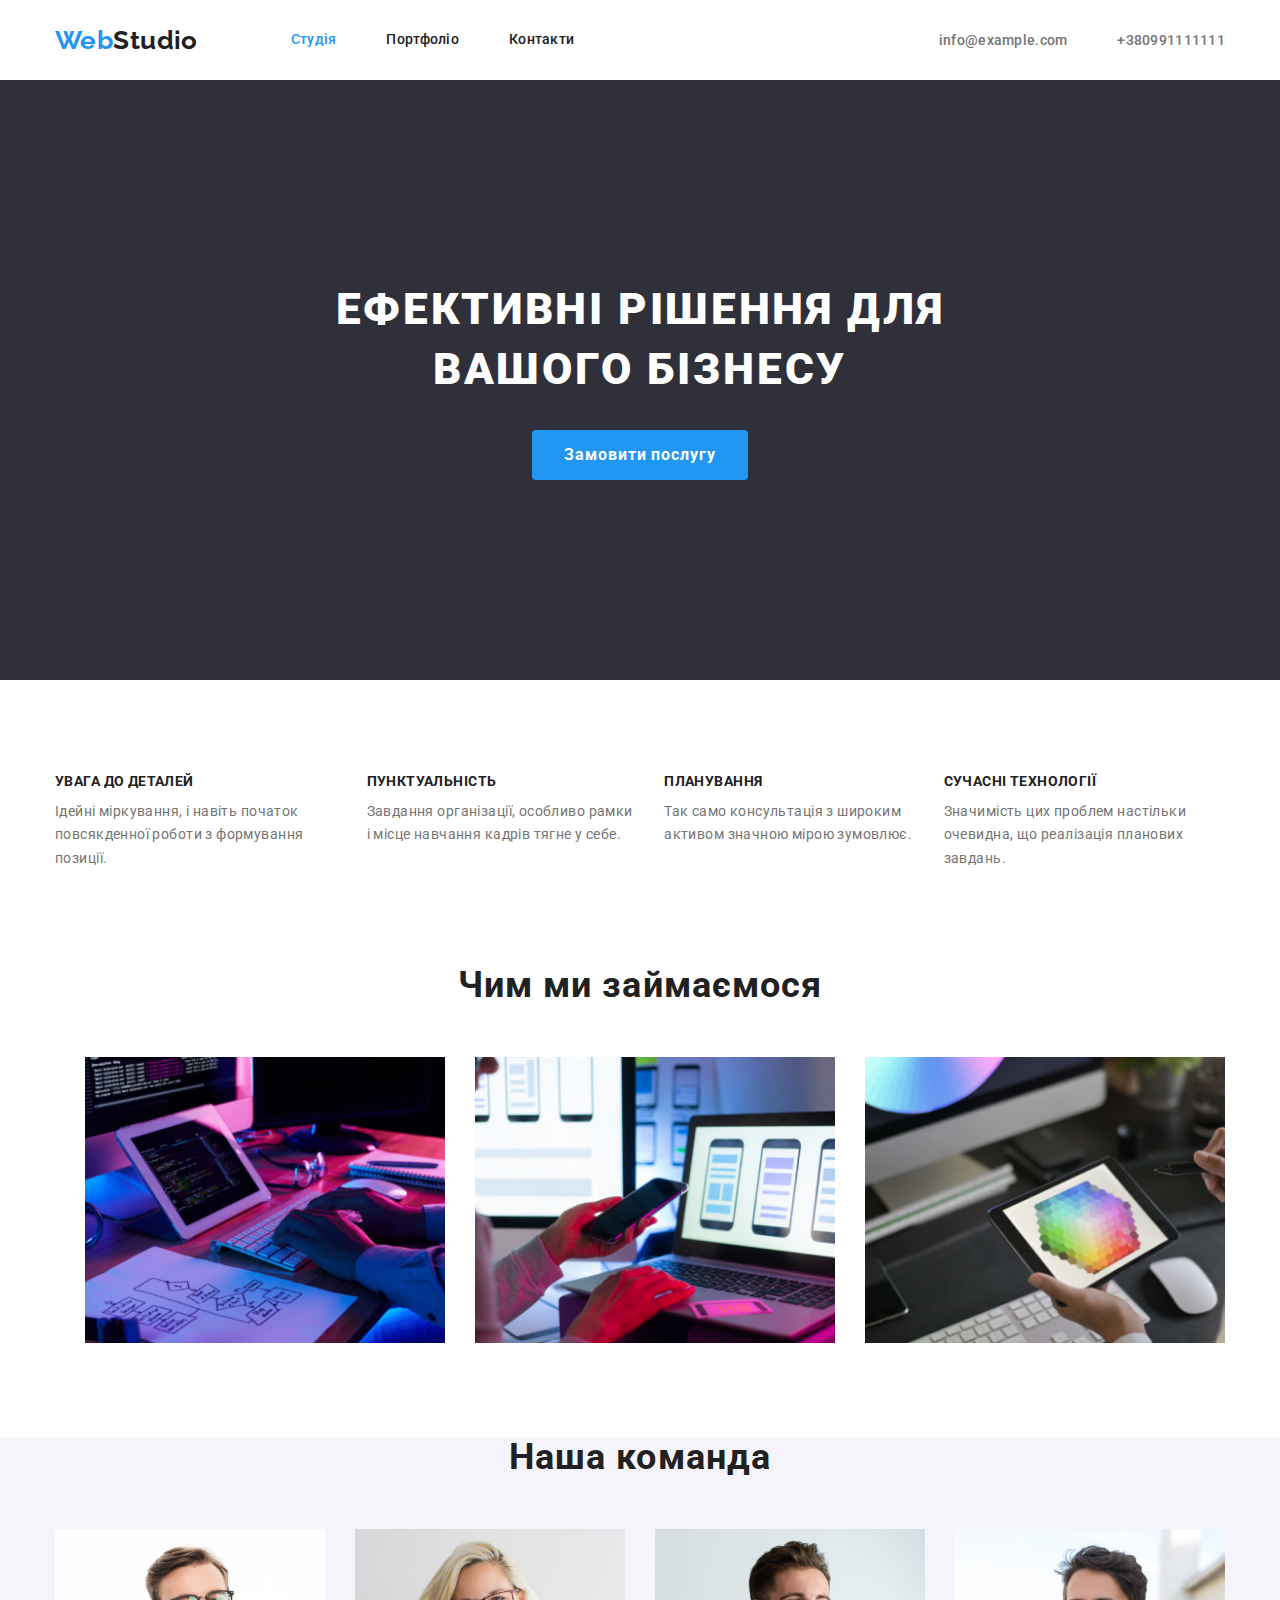
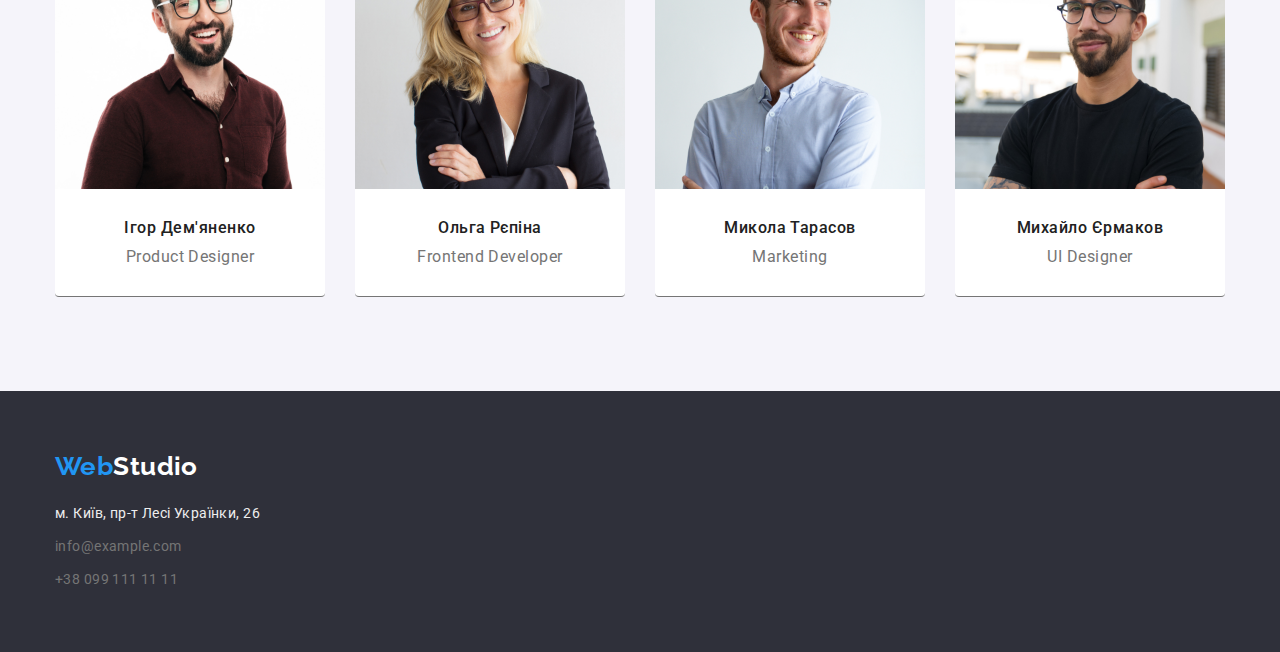
<file: index.html>
<!DOCTYPE html>
<html lang="uk">
<head>
    <meta charset="UTF-8"/>
    <meta http-equiv="X-UA-Compatible" content="IE=edge"/>
    <meta name="viewport" content="width=device-width, initial-scale=1.0"/>
    <title>Web-Studio</title>
    <link rel="preconnect" href="https://fonts.googleapis.com"/>
<link rel="preconnect" href="https://fonts.gstatic.com" crossorigin/>
<link href="https://fonts.googleapis.com/css2?family=Raleway:wght@700&family=Roboto:wght@400;500;700;900&display=swap" 
rel="stylesheet"/>
<link rel="stylesheet" href="https://cdnjs.cloudflare.com/ajax/libs/modern-normalize/1.1.0/modern-normalize.min.css"/>
<link rel="stylesheet" href="./css/styles.css"/>
</head>
<body>

<!--верхня лінія-->
    <header class="page-header">
        <div class="conteiner page-header-conteiner">
        <nav class="page-header-conteiner">
            <a href="./index.html">
                <span class="logo logo-web">Web</span><span class="logo logo-stydio">Studio</span> 
            </a>
                <ul class="site-nav">
                <li class="item">
                    <a href="./index.html" class="link current">Студія</a>
                </li>
                <li class="item">
                    <a href="./portfolio.html" class="link">Портфоліо</a>
                </li>
                <li class="item">
                    <a href="#" class="link">Контакти</a> 
                </li>               
            </ul >                                      
        </nav >
        <ul class="auth-nav">
            <li class="item">
                <a href="mailto:info@example.com" class="mail-nav">info@example.com</a>
            </li>
             <li class="item">
                <a href="tel:+380991111111" class="tel-nav">+380991111111</a>
            </li>
        </ul>
    </div>   
    </header>
<!--шапка-->
<main>
    <section class="hero">
        <div class="conteiner ">
        <h1 class="hero-title">Ефективні рішення для вашого бізнесу</h1>
        <button type="button" class="hero-button">Замовити послугу</button>
    
        </div>
        </section>
    <!--Особливості-->
    <section class="section">
        <div class="conteiner ">
           <h2 class="visually-hidden">Наші переваги</h2>
        <ul class="features">
            <li class="features-list">
                <h3 class="features-title">Увага до деталей</h3>
                <p class="features-text">Ідейні міркування, і навіть початок повсякденної роботи з формування позиції.</p>
            </li>
            <li class="features-list">
                <h3 class="features-title">Пунктуальність</h3>
                <p class="features-text">Завдання організації, особливо рамки і місце навчання кадрів тягне у себе.</p>
            </li>
            <li class="features-list">
                <h3 class="features-title">Планування</h3>
                <p class="features-text">Так само консультація з широким активом значною мірою зумовлює.</p>
            </li>
            <li class="features-list">
                <h3 class="features-title">Сучасні технології</h3>
                <p class="features-text">Значимість цих проблем настільки очевидна, що реалізація планових завдань.</p>
            </li>
        </ul> 
        </div>
        
    </section>
    <!--Чим ми займаємось-->
    <section class="section work">
        <div class="conteiner">
        <h2 class="title">Чим ми займаємося</h2>
        <ul class="work-images">
            <li class="work-list">
                <img 
                src="./images/img1.jpg" 
                alt="робота за комп'ютером "
                width="370">
            </li>
            <li class="work-list">
                <img 
                src="./images/img2.jpg" 
                alt="відкритий ноутбук та телефон в руці"
                width="370">
            </li>
            <li class="work-list">
                <img 
                src="./images/img3.jpg" 
                alt="планшет в руці"
                width="370">
            </li>    
        </ul>
        </div>
        
    </section>
    <!-- Наша команда -->
    <section class="section team">
        <div class=" conteiner section">
         <h2 class="title-team">Наша команда</h2>
            <ul class="team-list ">
                <li class="team-images">
                    <img  
                    src="./images/img4.jpg" 
                    alt="чоловік на ім'я Ігор Дем'яненко"
                    width="270">
                    <div class="team-person-position">
                     <h3 class="team-person">Ігор Дем'яненко</h3>
                    <p class="team-position">Product Designer</p>            
                    </div>
                    </li>
                <li class="team-images">
                    <img 
                    src="./images/img5.jpg" 
                    alt="жінка на ім'я Ольга Рєпіна"
                    width="270">
                    <div class="team-person-position"> 
                    <h3 class="team-person">Ольга Рєпіна </h3>
                    <p class="team-position">Frontend Developer</p>
                </div> 
                </li>
                <li class="team-images">
                    <img 
                    src="./images/img6.jpg" 
                    alt="чоловік на ім'я Микола Тарасов"
                    width="270">
                    <div class="team-person-position">
                    <h3 class="team-person">Микола Тарасов</h3>
                    <p class="team-position">Marketing</p> 
                </div> 
                </li>  
                <li class="team-images">
                    <img 
                    src="./images/img7.jpg" 
                    alt="чоловік на ім'я Михайло Єрмаков"
                    width="270">
                    <div class="team-person-position">
                    <h3 class="team-person">Михайло Єрмаков</h3>
                    <p class="team-position">UI Designer</p> 
                </div>
                </li>   
            </ul>   
        </div>
        
    </section>
</main>

<!-- Підвал -->
<footer class="address">
    <div class="conteiner ">
  <a href="./index.html">
        <span class="logo logo-web">Web</span><span class="logo logo-footer">Studio</span> 
    </a>
    <address class="address-top">
                <ul>
                <li class="address-list">
                    <a class="address-link mailto" 
                    href="https://goo.gl/maps/CPtrU1FHBa2aNyZL9" 
                    target="_blank" 
                    rel="noopener noreferrer nofollow">м. Київ, пр-т Лесі Українки, 26</a>
                </li>
                <li class="address-list">
                    <a class="address-link" 
                    href="mailto:info@example.com">info@example.com</a>
                </li>
                <li class="address-list">
                    <a class="address-link" 
                    href="tel:+380991111111">+38 099 111 11 11</a>
                </li>
            </ul>
        
    </address>
    </div>
  
</footer>
</body>
</html>
</file>
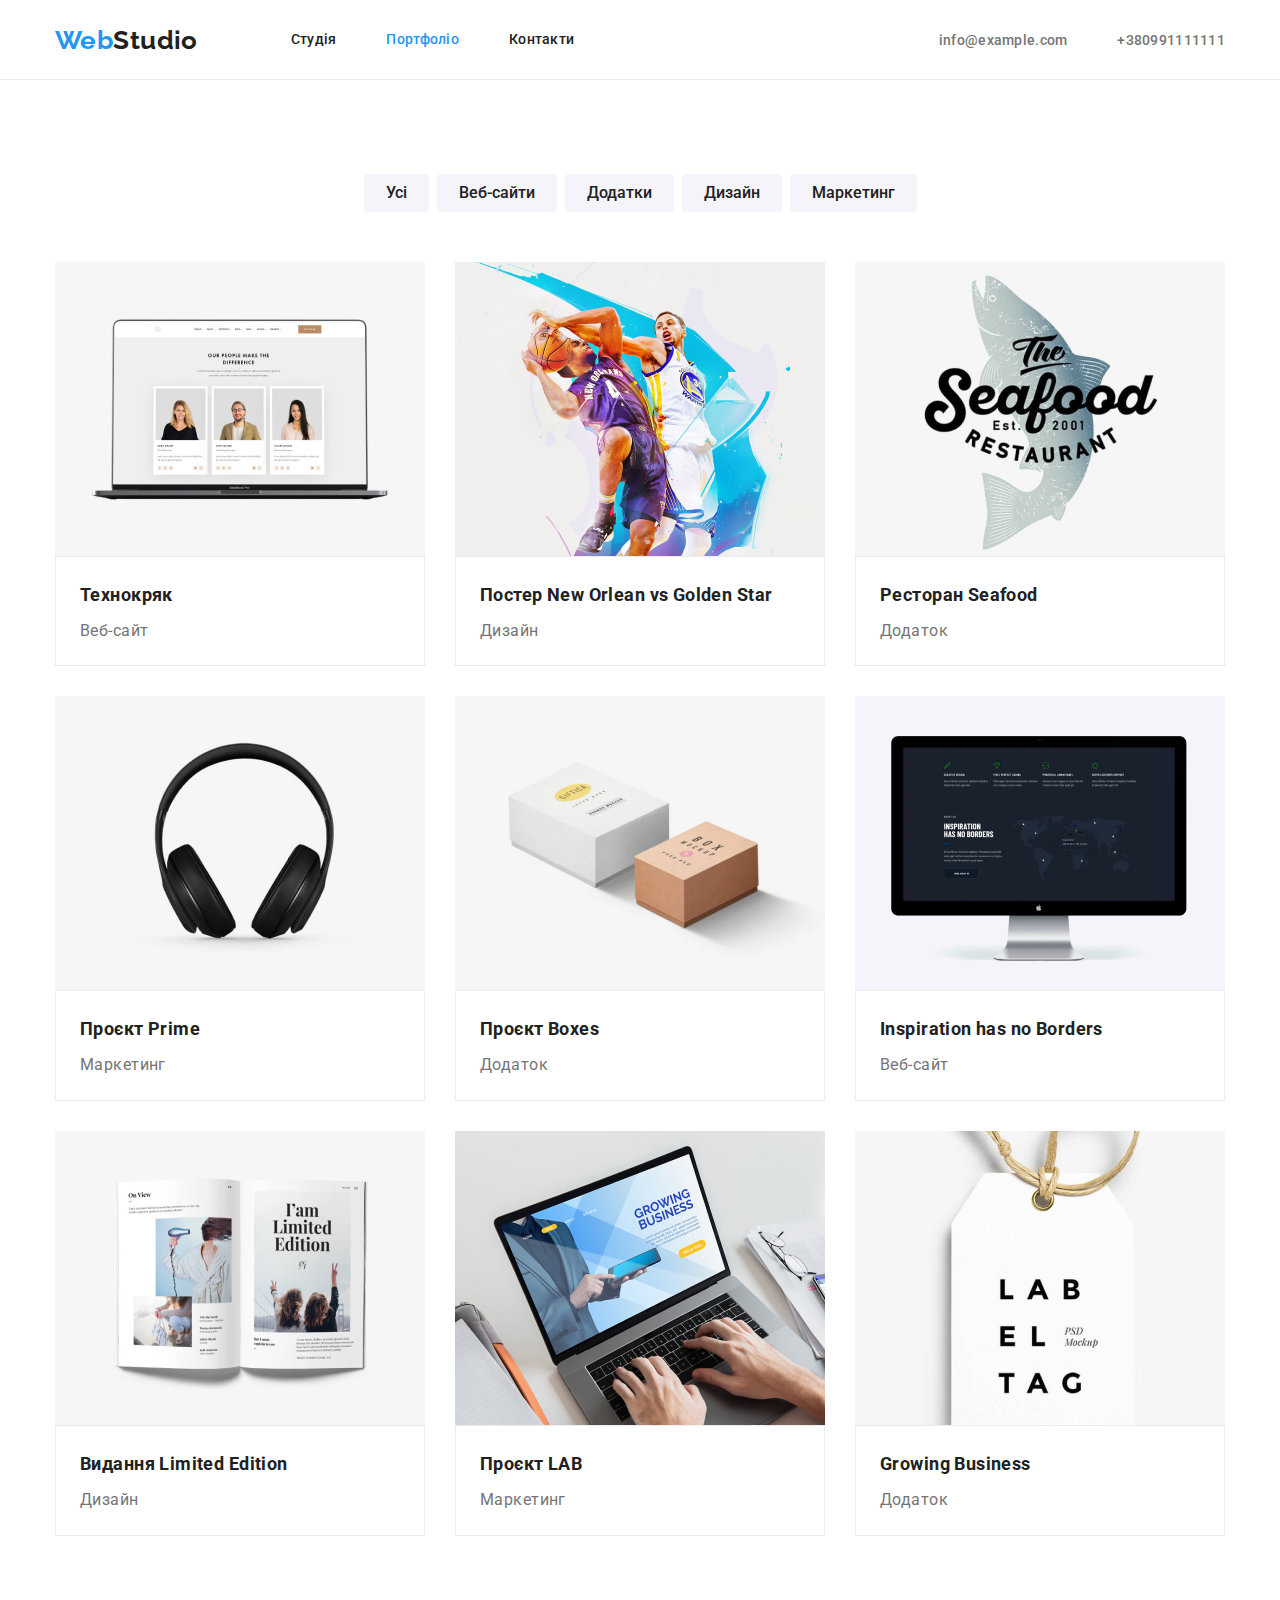
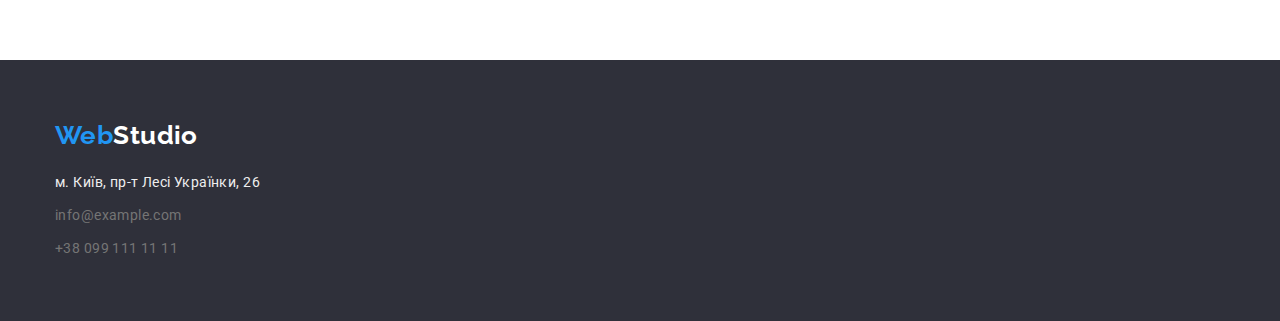
<file: portfolio.html>
<!DOCTYPE html>
<html lang="uk">
<head>
    <meta charset="UTF-8"/>
    <meta http-equiv="X-UA-Compatible" content="IE=edge"/>
    <meta name="viewport" content="width=device-width, initial-scale=1.0"/>
    <title>Portfolio</title>
    <link rel="preconnect" href="https://fonts.googleapis.com"/>
<link rel="preconnect" href="https://fonts.gstatic.com" crossorigin/>
<link href="https://fonts.googleapis.com/css2?family=Raleway:wght@700&family=Roboto:wght@400;500;700;900&display=swap" 
rel="stylesheet"/>
<link rel="stylesheet" href="https://cdnjs.cloudflare.com/ajax/libs/modern-normalize/1.1.0/modern-normalize.min.css"/>
<link rel="stylesheet" href="./css/styles.css"/>
</head>
<body>

<!--верхня лінія-->
<header class="page-header-portfolio">
    <div class="conteiner page-header-conteiner">
    <nav class="page-header-conteiner">
        <a href="./index.html">
            <span class="logo logo-web">Web</span><span class="logo logo-stydio">Studio</span> 
        </a>
            <ul class="site-nav">
            <li class="item">
                <a href="./index.html" class="link ">Студія</a>
            </li>
            <li class="item">
                <a href="./portfolio.html" class="link current">Портфоліо</a>
            </li>
            <li class="item">
                <a href="#" class="link">Контакти</a> 
            </li>               
        </ul >                                      
    </nav >
    <ul class="auth-nav">
        <li class="item">
            <a href="mailto:info@example.com" class="mail-nav">info@example.com</a>
        </li>
         <li class="item">
            <a href="tel:+380991111111" class="tel-nav">+380991111111</a>
        </li>
    </ul>
</div>   
</header>
<!--шапка-->
<main >
    <section class="section">
    <div class="conteiner">
        <h1 class="visually-hidden">Портфоліо</h1>
        <ul class="portfolio-button">
            <li>
                <button class="button" type="button">Усі</button> 
            </li>
            <li>
                <button class="button" type="button">Веб-сайти</button>
            </li>
            <li>
                <button class="button" type="button">Додатки</button>
           </li>
            <li>
                <button class="button" type="button">Дизайн</button>
            </li>
            <li>
                <button class="button" type="button">Маркетинг</button>
            </li>
        </ul>
        <ul class="portfolio-list ">
            <li class="portfolio-cards">
                <a href="#">
                <img src="./images/img8.jpg" alt="ноутбук">
                <div class="portfolio-div">
                <h2 class="portfolio-title">Технокряк</h2>
                <p class="portfolio-text">Веб-сайт</p>
            </div>
                </a>                
            </li>
            <li class="portfolio-cards">
                <a href="#">
                <img src="./images/img9.jpg" alt="гра в баскетбол">
                <div class="portfolio-div">
                <h2 class="portfolio-title">Постер New Orlean vs Golden Star</h2>
                <p class="portfolio-text">Дизайн</p>
            </div>
            </a>                 
            </li>
            <li class="portfolio-cards"> 
                <a href="#">
                <img src="./images/img10.jpg" alt="логотип">
                <div class="portfolio-div">
                <h2 class="portfolio-title">Ресторан Seafood</h2>
                <p class="portfolio-text">Додаток</p>
            </div>
            </a>                
            </li>
            <li class="portfolio-cards"> 
                <a href="#">
                <img src="./images/img11.jpg" alt="навушники">
                <div class="portfolio-div">
                <h2 class="portfolio-title">Проєкт Prime</h2>
                <p class="portfolio-text">Маркетинг</p>
            </div>
                </a>
            </li>
            <li class="portfolio-cards"> 
                <a href="#">
                <img  src="./images/img12.jpg" alt="коробки">
                <div class="portfolio-div">
                <h2 class="portfolio-title">Проєкт Boxes</h2>
                <p class="portfolio-text">Додаток</p>  
            </div>  
                </a>
            </li>
            <li class="portfolio-cards"> 
                <a href="#">
                <img  src="./images/img13.jpg" alt="комп'ютер">
                <div class="portfolio-div">
                <h2 class="portfolio-title">Inspiration has no Borders</h2>
                <p class="portfolio-text">Веб-сайт</p>
            </div>
                </a>  
            </li>
            <li class="portfolio-cards"> 
                <a href="#">
                <img src="./images/img14.jpg" alt="книга">
                <div class="portfolio-div">
                <h2 class="portfolio-title">Видання Limited Edition</h2>
                <p class="portfolio-text">Дизайн</p>
            </div>
                </a>
            </li>
            <li class="portfolio-cards"> 
                <a href="#">
                <img src="./images/img15.jpg" alt="бірка">
                <div class="portfolio-div">
                <h2 class="portfolio-title">Проєкт LAB</h2>
                <p class="portfolio-text">Маркетинг</p>
            </div>
                </a>                
            </li>
            <li class="portfolio-cards"> 
                <a href="#">
                <img src="./images/img16.jpg" alt="руки на ноутбуці">
                <div class="portfolio-div">
                <h2 class="portfolio-title">Growing Business</h2>
                <p class="portfolio-text">Додаток</p>
            </div>
                </a>                
            </li>
        </ul>
        </div>
    </section>
 </main>
<!-- Підвал -->
<footer class="address">
    <div class="conteiner ">
  <a href="./index.html">
        <span class="logo logo-web">Web</span><span class="logo logo-footer">Studio</span> 
    </a>
    <address class="address-top">
                <ul>
                <li class="address-list">
                    <a class="address-link mailto" 
                    href="https://goo.gl/maps/CPtrU1FHBa2aNyZL9" 
                    target="_blank" 
                    rel="noopener noreferrer nofollow">м. Київ, пр-т Лесі Українки, 26</a>
                </li>
                <li class="address-list">
                    <a class="address-link" 
                    href="mailto:info@example.com">info@example.com</a>
                </li>
                <li class="address-list">
                    <a class="address-link" 
                    href="tel:+380991111111">+38 099 111 11 11</a>
                </li>
            </ul>
        
    </address>
    </div>
  
</footer>
</body>
</html>
</file>
<file: css/styles.css>
:root{
    --primary-text-color: #757575;
    --title-text-color: #212121;
    --background-color: #FFFFFF;
    --accent-color:#2196F3;
    --background-color2:#2F303A;
    --background-color3:#F5F4FA;
    --line-color: #ECECEC;
    --black-color: #000000;
    --black-color2: #212121;
    --pictures-color:#EEEEEE;
    
}

/* body */
body{
       letter-spacing: 0.03em;  
    background-color: var(--background-color);
    color: var(--primary-text-color);
    font-family: Roboto, sans-serif;
    font-size: 14px;
    }



ul{
    list-style: none;
    margin-top: 0px;
    margin-bottom: 0px;
    padding-left: 0px;
}
a{
    text-decoration: none;
}

h1, h2, h3, p{
    margin: 0px;
}
img{
    display: block;
    max-width: 100%;
    height: auto;
}
address{
    font-style: normal;
}
button{
    display: block;
    margin: 0 auto;
    cursor: pointer;
    border: none;
    border-radius: 4px;
}
.section{
    padding: 94px 0;
}

.page-header{
 height: 80px;
}
.page-header-portfolio{
  border-bottom-width: 1px;
  border-bottom-style: solid;
  border-bottom-color: var(--line-color);
  height: 80px;
}
/* conteiner */
.conteiner{
    width: 1200px;
    margin: 0 auto;
    padding: 0 15px;
}
.list{
    list-style: none;
    padding-left: 0;
    margin: 0px;
}

/* logo */
.logo{
    text-decoration: none;
font-family: Raleway;
font-style: normal;
font-weight: 700;
font-size: 26px;
line-height: 1.19;

}
.logo-web{
    margin-right: 0px;
color: var(--accent-color);
}
.logo-stydio{

color: var(--title-text-color);
}
.logo-footer{
    color: var(--background-color);
}
/* верхня лінія */
.page-header-conteiner{
display: flex;
align-items: center;

}

.site-nav{
    display: flex;
    margin-left: 93px;
}
.site-nav,.link {
padding-top: 32px;
padding-bottom: 32px;

color: var(--title-text-color);
text-decoration: none;
font-weight: 500;
font-size: 14px;
line-height: 1.14;
letter-spacing: 0.02em;


}
/* Auth nav */
.auth-nav{
    display: flex;
margin-left: auto;

}
.auth-nav .item + .item{
    margin-left: 50px;

}
.item{
    
}
.site-nav .item + .item{
    margin-left: 50px;
    
}

.site-nav, .link.current{
    color: var(--accent-color);
}
.link:hover, .link:focus{
    color: var(--accent-color);
}


.mail-nav{
   color: var(--primary-text-color); 
   text-decoration: none;
   font-weight: 500;
font-size: 14px;
line-height: 1.14;
letter-spacing: 0.02em;

}
.mail-nav:hover, .mail-nav:focus{
    color: var(--accent-color);
}
.tel-nav{    
    text-decoration: none;
    color: var(--primary-text-color);
    font-weight: 500;
font-size: 14px;
line-height: 1.14;
letter-spacing: 0.02em;
     }
     
.tel-nav:hover, .tel-nav:focus{
    color: var(--accent-color);
}
/* шапка */
.hero{
    /* height: 600px; */
    background-color:var(--background-color2);
    padding: 200px 0;
    text-align: center;
    
}
.hero-title{
width: 696px;
margin: 0 auto;
color: var(--background-color);
font-weight: 900;
font-size: 44px;
line-height: 1.36;
text-align: center;
letter-spacing: 0.06em;
text-transform: uppercase;
text-decoration: none;

}

.hero-button{
    display:inline-block;
    border: none;
    border-radius: 4px;
    padding: 10px 32px;
   justify-content: center;
cursor: pointer;
   margin-top: 30px;
background-color: var(--accent-color);
color: var(--background-color);
font-family: Roboto, sans-serif;
font-weight: 700;
font-size: 16px;
line-height: 1.88;

align-items: center;
text-align: center;
letter-spacing: 0.06em;
    }

.hero-button:hover, .hero-button:focus{
color: var(--black-color)}


.button{
    color: var(--title-text-color);
    background-color: var(--background-color3);
    font-weight: 500;
font-size: 16px;
line-height: 1.6;
border: none;

    border-radius: 4px;
    padding: 6px 22px;
}
.button +.button{
  margin-right: 8px;  
}
.button:hover, .button:focus{
    color: var(--background-color);
    background-color: var(--accent-color);
}
.portfolio-button{
    display: flex;
    justify-content: center;
margin-bottom: 50px;
gap: 8px;
}

/* Особливості */
.visually-hidden{
    position: absolute;
    white-space: nowrap;
    width: 1px;
    height: 1px;
    overflow: hidden;
    border: 0;
    padding: 0;
    clip: rect(0 0 0 0);
    clip-path: inset(50%);
    margin: -1px;
}

.features{
    display: flex;
}
.features-list + .features-list{
    margin-left: 30px;
}
.features-title{
    margin-bottom: 10px;
color: var(--title-text-color);
font-weight: 700;
font-size: 14px;
line-height: 1.14;
letter-spacing: 0.03em;
text-transform: uppercase;
}

.features-text{
line-height: 1.7;
}

.portfolio-list{
    display: flex;
    flex-wrap: wrap;
    justify-content:space-between;
}
.portfolio-cards{
    margin-right: 30px;
    margin-bottom: 30px;
    width: 370px;
    }

.portfolio-cards:nth-child(3n){
    margin-right: 0px;
}
.portfolio-cards:last-child{
  margin-bottom: 0px;  
}
    


.portfolio-div{
    border-width: 1px;
    border-style: solid;
    border-color: var(--line-color);
    padding: 20px 24px;
}
.portfolio-title{
    margin-bottom: 4px;
     text-decoration: none;
    font-weight: 700;
    font-size: 18px;
    line-height: 2;
    color: var(--black-color2);
}
.portfolio-text{
font-weight: 400;
font-size: 16px;
line-height: 1.8;
text-decoration: none;
color: var(--primary-text-color);
}
 /* чим ми займаємось */
 .work{
    padding-top: 0;
 }
 .work-images{
    display: flex;
 }
 .work-list{
    margin-left: 30px;
 }
 .work-list + .work-list{
    margin-left: 30px;
 }
 

.title{
    margin-bottom: 50px;
    color: var(--black-color2);
    font-weight: 700;
    font-size: 36px;
    line-height: 1.16;
    text-align: center;
    letter-spacing: 0.03em;
}

/* Наша команда */
.team{
    padding-top: 0;
    background-color:var(--background-color3)

}

.title-team{
     color: var(--title-text-color);
    font-weight: 700;
font-size: 36px;
line-height: 1.16;
text-align: center;
letter-spacing: 0.03em;
}

.team-list{
    display: flex;
    margin-top: 50px;
}
 
.team-images{
       
background-color: var(--background-color);
    border-radius: 0px 0px 4px 4px;
    border-bottom: 1px solid;
    
}    
.team-images + .team-images{
margin-left: 30px;
}
.team-person-position{
    padding-top: 30px;
    padding-bottom: 30px;
    text-align: center;
}
.team-person{
    margin-bottom: 10px;
font-weight: 500;
font-size: 16px;
line-height: 1.18;
letter-spacing: 0.03em;
color: var(--title-text-color);
}

.team-position{
font-weight: 400;
font-size: 16px;
line-height: 1.18;

letter-spacing: 0.03em;
color: var(--primary-text-color);
}
/* Підвал */
.address{
    padding: 94px 0;
    font-style: normal;
    padding-top: 60px;
    padding-bottom: 60px;
    background-color: var(--background-color2);
}

.address-link{
  font-style: normal;
font-weight: 400;
font-size: 14px;
line-height: 1.71;
letter-spacing: 0.03em;
color: var(--primary-text-color);
text-decoration: none;
}


.address-top{
    margin-top: 20px;
}

.address-list +.address-list{
    margin-top: 9px; 
}


.mailto{
    color: var(--pictures-color);
}
.address-link:hover, .laddress-link:focus{
    color: var(--accent-color);
}
</file>
